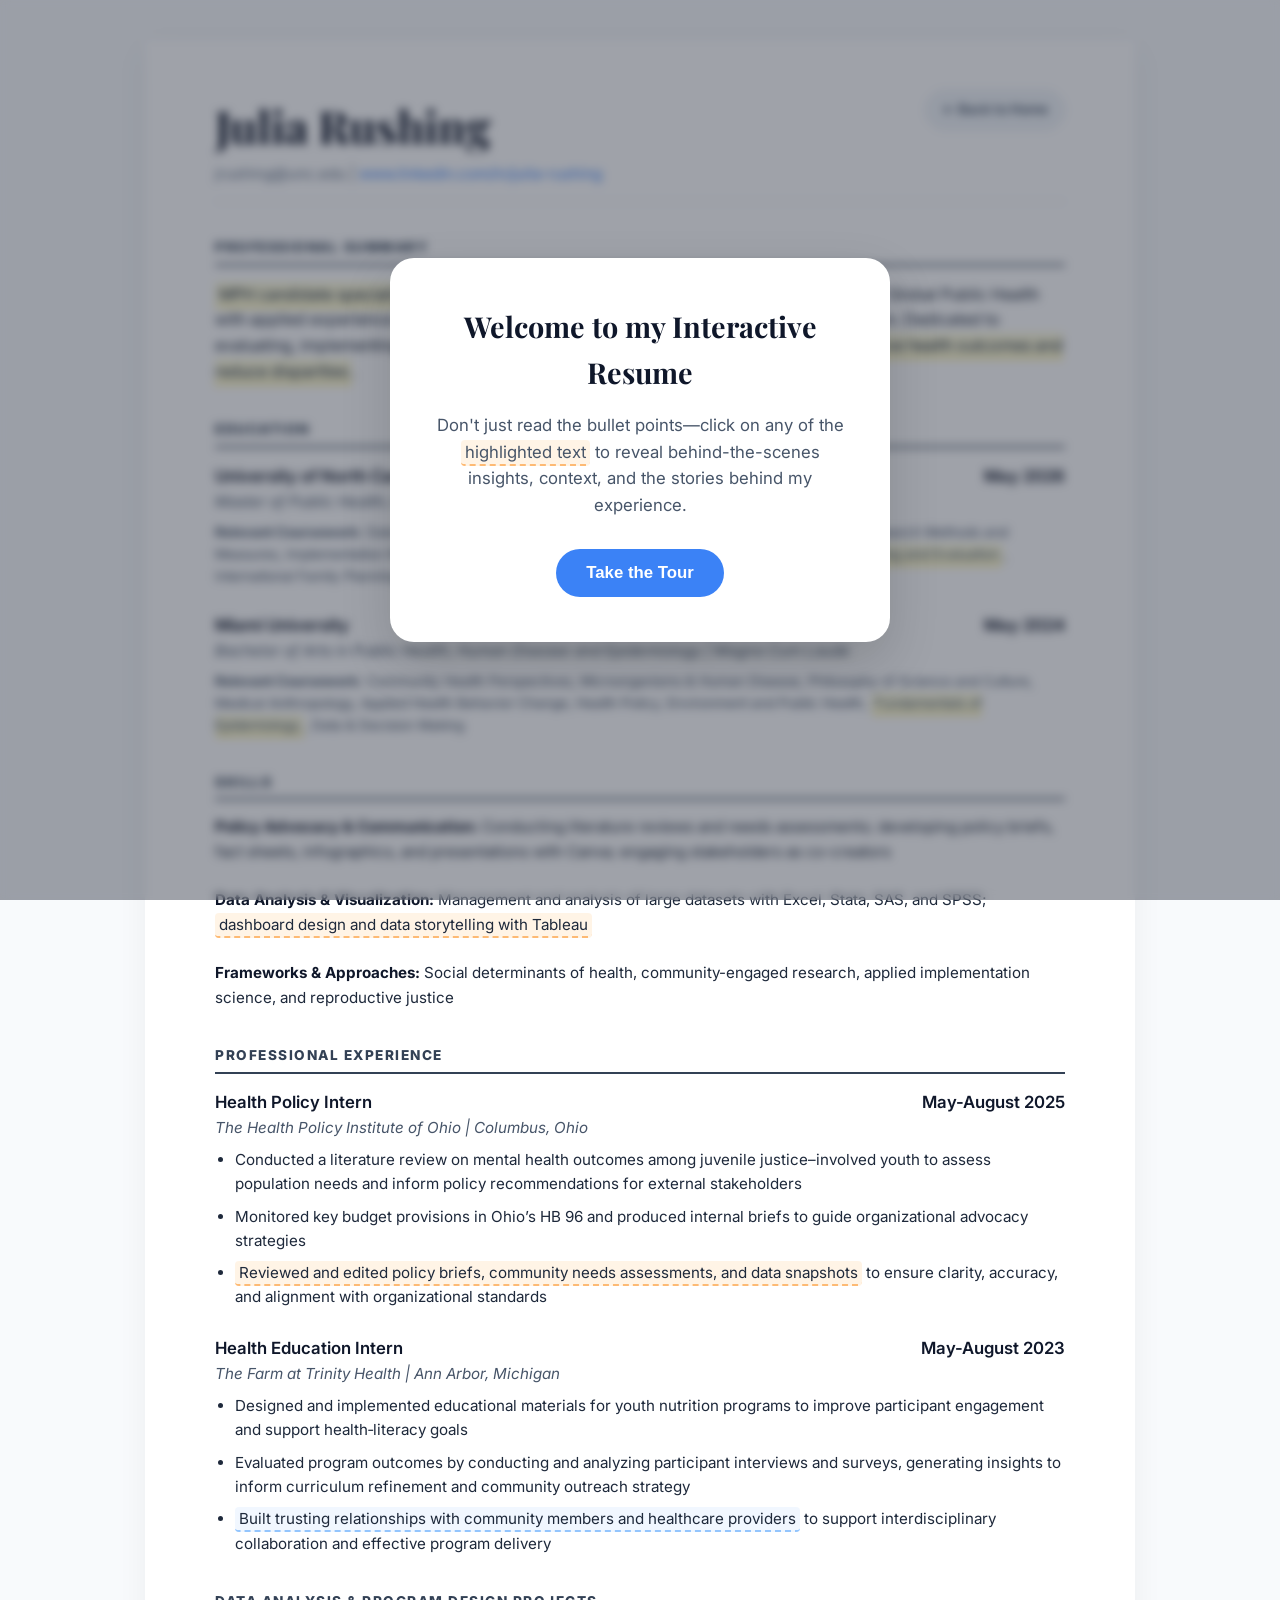
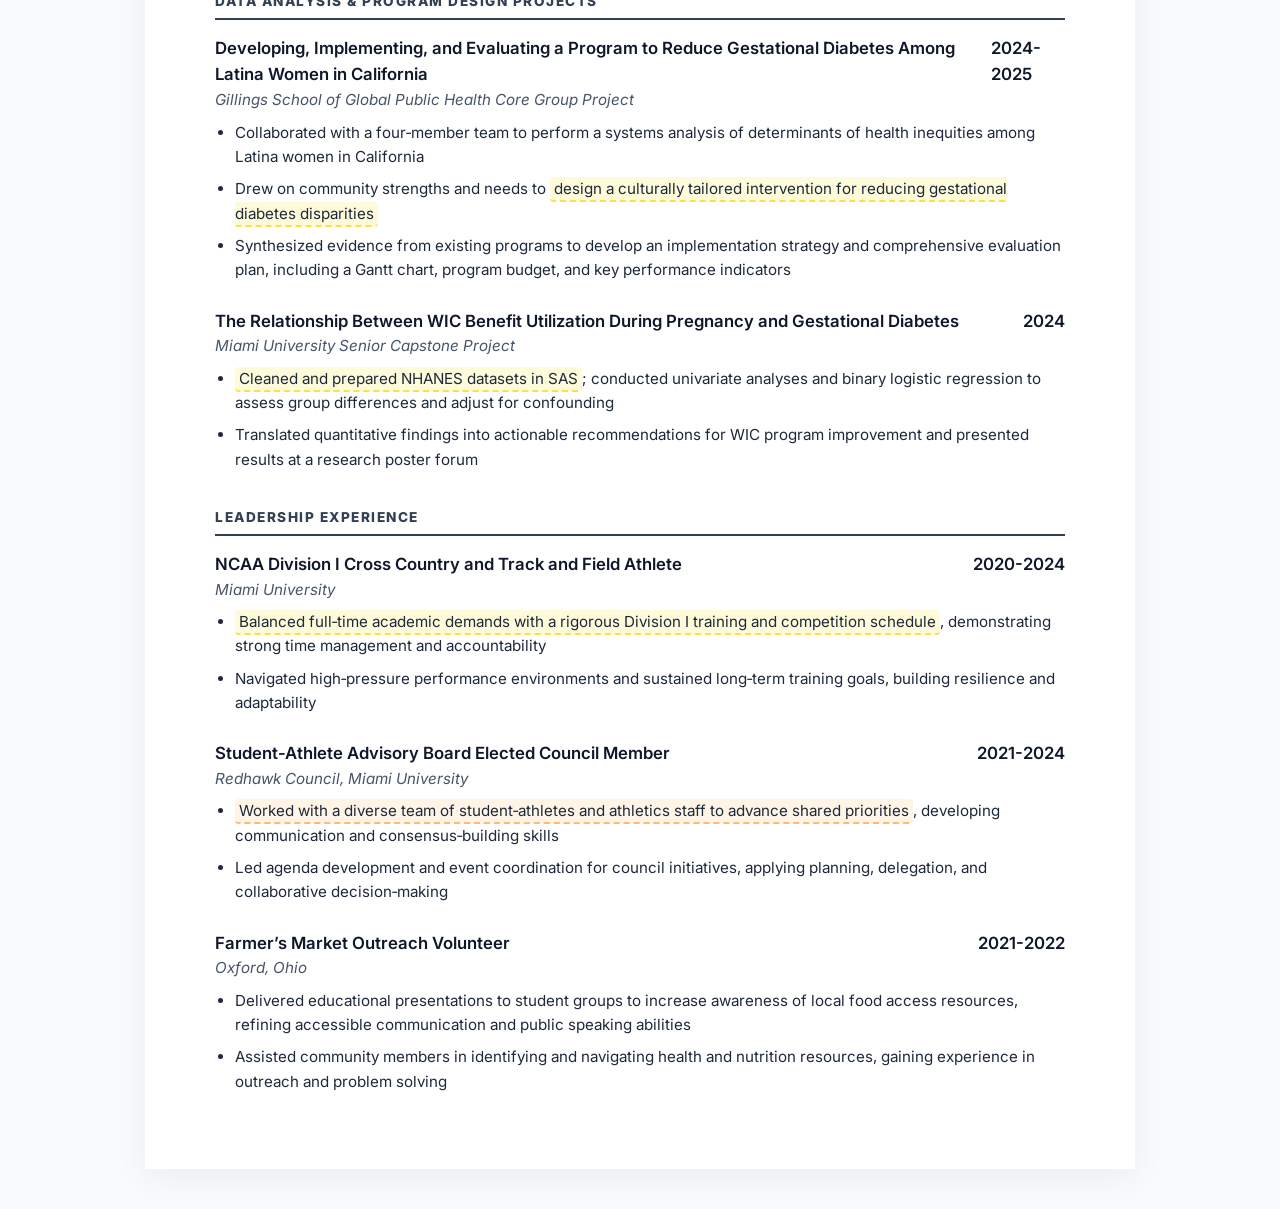
<file: resume.html>
<!DOCTYPE html>
<html lang="en">

<head>
    <meta charset="UTF-8">
    <meta name="viewport" content="width=device-width, initial-scale=1.0">
    <title>Julia Rushing | Interactive Resume</title>
    <link
        href="https://fonts.googleapis.com/css2?family=Inter:wght@400;600;800&family=Playfair+Display:wght@700&display=swap"
        rel="stylesheet">
    <link type="text/css" rel="stylesheet" href="./stylesheets/resume.css">
</head>

<body>
    <script src="./scripts/resume.js" defer></script>

    <div id="welcome-modal">
        <div class="modal-content">
            <h2>Welcome to my Interactive Resume</h2>
            <p>Don't just read the bullet points—click on any of the <span class="highlight no-op">highlighted text</span> to reveal
                behind-the-scenes insights, context, and the stories behind my experience.</p>
            <button class="start-btn" onclick="closeWelcomeModal()">Take the Tour</button>
        </div>
    </div>

    <div class="resume-container" id="resume">
        <a href="index.html" class="home-btn">← Back to Home</a>
        <h1>Julia Rushing</h1>
        <div class="contact-info">
            jrushing@unc.edu |
            <a href="https://www.linkedin.com/in/julia-rushing" target="_blank">www.linkedin.com/in/julia-rushing</a>
        </div>

        <div class="section-title">Professional Summary</div>
        <p>
            <span class="highlight" data-title="Expertise"
                data-text="I'm specifically trained in Maternal, Child, and Family Health at one of the top-ranked public health schools in the US.">MPH
                candidate specializing in Maternal, Child, and Family Health</span> at the Gillings School of Global
            Public Health with applied experience in data analysis, policy advocacy, and public health communication.
            Dedicated to evaluating, implementing, and advancing evidence-based programs and policies to <span
                class="highlight" data-title="The Mission"
                data-text="My career focus is rooted in health equity—ensuring that systemic disparities are addressed through data-driven decisions.">improve
                health outcomes and reduce disparities</span>.
        </p>

        <div class="section-title">Education</div>
        <div class="entry">
            <div class="entry-header">
                <span>University of North Carolina at Chapel Hill, Gillings School of Global Public Health</span>
                <span>May 2026</span>
            </div>
            <div class="entry-sub">Master of Public Health, Maternal, Child, and Family Health</div>
            <div class="coursework"><strong>Relevant Coursework:</strong> Data Analysis for Public Health, Public Health
                Systems, <span class="highlight" data-title="Policy Translation"
                    data-text="Equipped with specialized knowledge to navigate complex family health policies, bridging the gap between academic research and actionable legislation.">Policy
                    & Advocacy</span>, Research Methods and Measures, Implementation Research and Practice,
                Abortion Care and Policy, Data Visualization, <span class="highlight" data-title="Applied Evaluation"
                    data-text="Trained to design rigorous evaluation frameworks that ensure public health interventions deliver measurable, real-world impact.">Monitoring
                    and Evaluation</span>, International Family Planning
                and Reproductive Health</div>
        </div>

        <div class="entry">
            <div class="entry-header">
                <span>Miami University</span>
                <span>May 2024</span>
            </div>
            <div class="entry-sub">Bachelor of Arts in Public Health, Human Disease and Epidemiology | Magna Cum Laude
            </div>
            <div class="coursework"><strong>Relevant Coursework:</strong> Community Health Perspectives, Microorganisms
                & Human Disease, Philosophy of Science and Culture, Medical Anthropology, Applied Health Behavior
                Change, Health Policy, Environment and Public Health, <span class="highlight"
                    data-title="Quantitative Foundation"
                    data-text="Built a strong analytical foundation, paving the way for advanced data modeling and statistical analysis at the graduate level.">Fundamentals
                    of Epidemiology</span>, Data & Decision
                Making</div>
        </div>
        <div class="section-title">Skills</div>
        <div class="skills-list">
            <strong>Policy Advocacy & Communication:</strong> Conducting literature reviews and needs assessments;
            developing policy briefs, fact sheets, infographics, and presentations with Canva; engaging stakeholders as
            co-creators<br><br>
            <strong>Data Analysis & Visualization:</strong> Management and analysis of large datasets with Excel, Stata,
            SAS, and SPSS; <span class="highlight" data-title="Data Storytelling"
                data-text="Proficient in translating complex datasets into accessible visual insights for diverse stakeholders.">dashboard
                design and data storytelling with Tableau</span><br><br>
            <strong>Frameworks & Approaches:</strong> Social determinants of health, community-engaged research, applied
            implementation science, and reproductive justice
        </div>

        <div class="section-title">Professional Experience</div>
        <div class="entry">
            <div class="entry-header">
                <span>Health Policy Intern</span>
                <span>May-August 2025</span>
            </div>
            <div class="entry-sub">The Health Policy Institute of Ohio | Columbus, Ohio</div>
            <ul>
                <li>Conducted a literature review on mental health outcomes among juvenile justice–involved youth to
                    assess population needs and inform policy recommendations for external stakeholders</li>
                <li>Monitored key budget provisions in Ohio’s HB 96 and produced internal briefs to guide organizational
                    advocacy strategies</li>
                <li><span class="highlight" data-title="Quality Assurance"
                        data-text="Ensuring clarity and accuracy in data snapshots is critical for maintaining credibility with both policymakers and community stakeholders.">Reviewed
                        and edited policy briefs, community needs assessments, and data snapshots</span> to ensure
                    clarity, accuracy, and alignment with organizational standards</li>
            </ul>
        </div>

        <div class="entry">
            <div class="entry-header">
                <span>Health Education Intern</span>
                <span>May-August 2023</span>
            </div>
            <div class="entry-sub">The Farm at Trinity Health | Ann Arbor, Michigan</div>
            <ul>
                <li>Designed and implemented educational materials for youth nutrition programs to improve participant
                    engagement and support health‑literacy goals</li>
                <li>Evaluated program outcomes by conducting and analyzing participant interviews and surveys,
                    generating insights to inform curriculum refinement and community outreach strategy</li>
                <li><span class="highlight" data-title="Stakeholder Engagement"
                        data-text="Interdisciplinary collaboration  was prioritized to ensure our interventions were truly community-centered.">Built
                        trusting relationships with community members and healthcare providers</span> to support
                    interdisciplinary collaboration and effective program delivery</li>
            </ul>
        </div>

        <div class="section-title">Data Analysis & Program Design Projects</div>
        <div class="entry">
            <div class="entry-header">
                <span>Developing, Implementing, and Evaluating a Program to Reduce Gestational Diabetes Among Latina
                    Women in California</span>
                <span>2024-2025</span>
            </div>
            <div class="entry-sub">Gillings School of Global Public Health Core Group Project</div>
            <ul>
                <li>Collaborated with a four‑member team to perform a systems analysis of determinants of health
                    inequities among Latina women in California</li>
                <li>Drew on community strengths and needs to <span class="highlight"
                        data-title="Culturally Tailored Care"
                        data-text="This project utilized a community-engaged approach to ensure interventions were appropriate and effective.">design
                        a culturally tailored intervention for reducing gestational diabetes disparities</span></li>
                <li>Synthesized evidence from existing programs to develop an implementation strategy and comprehensive
                    evaluation plan, including a Gantt chart, program budget, and key performance indicators</li>
            </ul>
        </div>

        <div class="entry">
            <div class="entry-header">
                <span>The Relationship Between WIC Benefit Utilization During Pregnancy and Gestational Diabetes</span>
                <span>2024</span>
            </div>
            <div class="entry-sub">Miami University Senior Capstone Project</div>
            <ul>
                <li><span class="highlight" data-title="Quantitative Analysis"
                        data-text="Demonstrates high-level proficiency in managing and analyzing large-scale federal health datasets.">Cleaned
                        and prepared NHANES datasets in SAS</span>; conducted univariate analyses and binary logistic
                    regression to assess group differences and adjust for confounding</li>
                <li>Translated quantitative findings into actionable recommendations for WIC program improvement and
                    presented results at a research poster forum</li>
            </ul>
        </div>

        <div class="section-title">Leadership Experience</div>
        <div class="entry">
            <div class="entry-header">
                <span>NCAA Division I Cross Country and Track and Field Athlete</span>
                <span>2020-2024</span>
            </div>
            <div class="entry-sub">Miami University</div>
            <ul>
                <li><span class="highlight" data-title="Work Ethic"
                        data-text="Balancing DI sports with a Magna Cum Laude degree proves exceptional time management, discipline, and dedication.">Balanced
                        full‑time academic demands with a rigorous Division I training and competition schedule</span>,
                    demonstrating strong time management and accountability</li>
                <li>Navigated high‑pressure performance environments and sustained long‑term training goals, building
                    resilience and adaptability</li>
            </ul>
        </div>

        <div class="entry">
            <div class="entry-header">
                <span>Student-Athlete Advisory Board Elected Council Member</span>
                <span>2021-2024</span>
            </div>
            <div class="entry-sub">Redhawk Council, Miami University</div>
            <ul>
                <li><span class="highlight" data-title="Consensus Building"
                        data-text="Acted as a vital bridge between administration and the student body to achieve collective goals.">Worked
                        with a diverse team of student‑athletes and athletics staff to advance shared priorities</span>,
                    developing communication and consensus‑building skills</li>
                <li>Led agenda development and event coordination for council initiatives, applying planning,
                    delegation, and collaborative decision‑making</li>
            </ul>
        </div>

        <div class="entry">
            <div class="entry-header">
                <span>Farmer’s Market Outreach Volunteer</span>
                <span>2021-2022</span>
            </div>
            <div class="entry-sub">Oxford, Ohio</div>
            <ul>
                <li>Delivered educational presentations to student groups to increase awareness of local food access
                    resources, refining accessible communication and public speaking abilities</li>
                <li>Assisted community members in identifying and navigating health and nutrition resources, gaining
                    experience in outreach and problem solving</li>
            </ul>
        </div>
    </div>

    <div id="comment-overlay">
        <span class="comment-header" id="overlay-title"></span>
        <div class="comment-body" id="overlay-body"></div>
        <div class="timer-track">
            <div class="timer-fill" id="timer"></div>
        </div>
        <div class="close-hint">Click anywhere to dismiss</div>
    </div>
</body>

</html>
</file>
<file: stylesheets/resume.css>
:root {
    --bg: #f8fafc;
    --text: #1e293b;
    --accent: #3b82f6;
    --transition: all 0.5s cubic-bezier(0.16, 1, 0.3, 1);
}

body {
    font-family: 'Inter', sans-serif;
    background: var(--bg);
    margin: 0;
    display: flex;
    justify-content: center;
    padding: 40px 20px;
    color: var(--text);
    line-height: 1.6;
}

/* Resume Container */
.resume-container {
    width: 100%;
    max-width: 850px;
    background: white;
    padding: 50px 70px;
    box-shadow: 0 10px 30px rgba(0, 0, 0, 0.05);
    position: relative;
    transition: var(--transition);
}

.resume-container.shifted {
    transform: scale(0.98);
    filter: blur(3px);
    pointer-events: none;
}

/* Typography */
h1 {
    font-family: 'Playfair Display', serif;
    font-size: 2.8rem;
    margin: 0;
    color: #0f172a;
}

.contact-info {
    margin-bottom: 30px;
    font-size: 0.95rem;
    color: #64748b;
    border-bottom: 1px solid #e2e8f0;
    padding-bottom: 15px;
}

.contact-info a {
    color: var(--accent);
    text-decoration: none;
}

.section-title {
    font-weight: 800;
    border-bottom: 2px solid #334155;
    margin: 35px 0 15px;
    padding-bottom: 5px;
    text-transform: uppercase;
    font-size: 0.85rem;
    letter-spacing: 1.5px;
    color: #334155;
}

.entry {
    margin-bottom: 25px;
}

.entry-header {
    display: flex;
    justify-content: space-between;
    font-weight: 600;
    font-size: 1.05rem;
    color: #0f172a;
}

.entry-sub {
    font-style: italic;
    color: #475569;
    margin-bottom: 8px;
    font-size: 0.95rem;
}

ul {
    padding-left: 20px;
    margin: 8px 0;
}

li {
    margin-bottom: 8px;
    font-size: 0.95rem;
}

.skills-list {
    margin: 10px 0;
    font-size: 0.95rem;
}

.skills-list strong {
    color: #0f172a;
}

.coursework {
    font-size: 0.85rem;
    color: #475569;
    margin-top: 5px;
}

.highlight {
    cursor: pointer;
    padding: 2px 4px;
    border-radius: 4px;
    transition: background-color 0.3s;
}

/* Overlay Comment Window */
#comment-overlay {
    position: fixed;
    top: 50%;
    left: 50%;
    transform: translate(-50%, -40%) scale(0.9);
    width: 450px;
    padding: 35px;
    border-radius: 24px;
    backdrop-filter: blur(15px);
    box-shadow: 0 40px 80px rgba(0, 0, 0, 0.2);
    z-index: 100;
    opacity: 0;
    visibility: hidden;
    transition: var(--transition);
    text-align: center;
}

#comment-overlay.active {
    opacity: 1;
    visibility: visible;
    transform: translate(-50%, -50%) scale(1);
}

.comment-header {
    font-weight: 800;
    text-transform: uppercase;
    font-size: 0.75rem;
    letter-spacing: 2px;
    margin-bottom: 15px;
    display: block;
    color: #1e293b;
}

.comment-body {
    font-size: 1.15rem;
    line-height: 1.6;
    color: #0f172a;
    font-weight: 500;
}

.timer-track {
    margin-top: 30px;
    height: 4px;
    background: rgba(0, 0, 0, 0.05);
    border-radius: 10px;
    overflow: hidden;
}

.timer-fill {
    height: 100%;
    width: 100%;
    background: rgba(0, 0, 0, 0.2);
    transition: width 8s linear;
}

.close-hint {
    margin-top: 20px;
    font-size: 0.75rem;
    color: rgba(0, 0, 0, 0.4);
}

.home-btn {
    position: absolute;
    top: 50px;
    right: 70px;
    padding: 8px 16px;
    background: #f1f5f9;
    color: #475569;
    text-decoration: none;
    font-size: 0.85rem;
    font-weight: 600;
    border-radius: 20px;
    border: 1px solid #e2e8f0;
    transition: all 0.3s ease;
}

.home-btn:hover {
    background: var(--accent);
    color: white;
    border-color: var(--accent);
    transform: translateY(-2px);
    box-shadow: 0 4px 12px rgba(59, 130, 246, 0.25);
}

/* Welcome Modal Overlay */
#welcome-modal {
    position: fixed;
    top: 0;
    left: 0;
    width: 100vw;
    height: 100vh;
    background: rgba(15, 23, 42, 0.4);
    backdrop-filter: blur(5px);
    display: flex;
    justify-content: center;
    align-items: center;
    z-index: 1000;
    opacity: 1;
    transition: opacity 0.5s ease, visibility 0.5s;
}

#welcome-modal.hidden {
    opacity: 0;
    visibility: hidden;
    pointer-events: none;
}

/* Welcome Modal Card */
.modal-content {
    background: white;
    padding: 45px 40px;
    border-radius: 24px;
    max-width: 420px;
    text-align: center;
    box-shadow: 0 20px 50px rgba(0, 0, 0, 0.15);
    transform: translateY(0) scale(1);
    transition: transform 0.5s cubic-bezier(0.16, 1, 0.3, 1);
}

#welcome-modal.hidden .modal-content {
    transform: translateY(20px) scale(0.95);
}

.modal-content h2 {
    font-family: 'Playfair Display', serif;
    margin-top: 0;
    margin-bottom: 15px;
    color: #0f172a;
    font-size: 1.8rem;
}

.modal-content p {
    color: #475569;
    margin-bottom: 30px;
    line-height: 1.6;
    font-size: 1.05rem;
}

.modal-content strong {
    color: var(--accent);
    background: rgba(59, 130, 246, 0.1);
    padding: 2px 6px;
    border-radius: 4px;
}

.start-btn {
    background: var(--accent);
    color: white;
    border: none;
    padding: 14px 30px;
    border-radius: 30px;
    font-size: 1.05rem;
    font-weight: 600;
    cursor: pointer;
    transition: all 0.3s ease;
}

.start-btn:hover {
    background: #2563eb;
    transform: translateY(-2px);
    box-shadow: 0 6px 16px rgba(59, 130, 246, 0.3);
}
</file>
